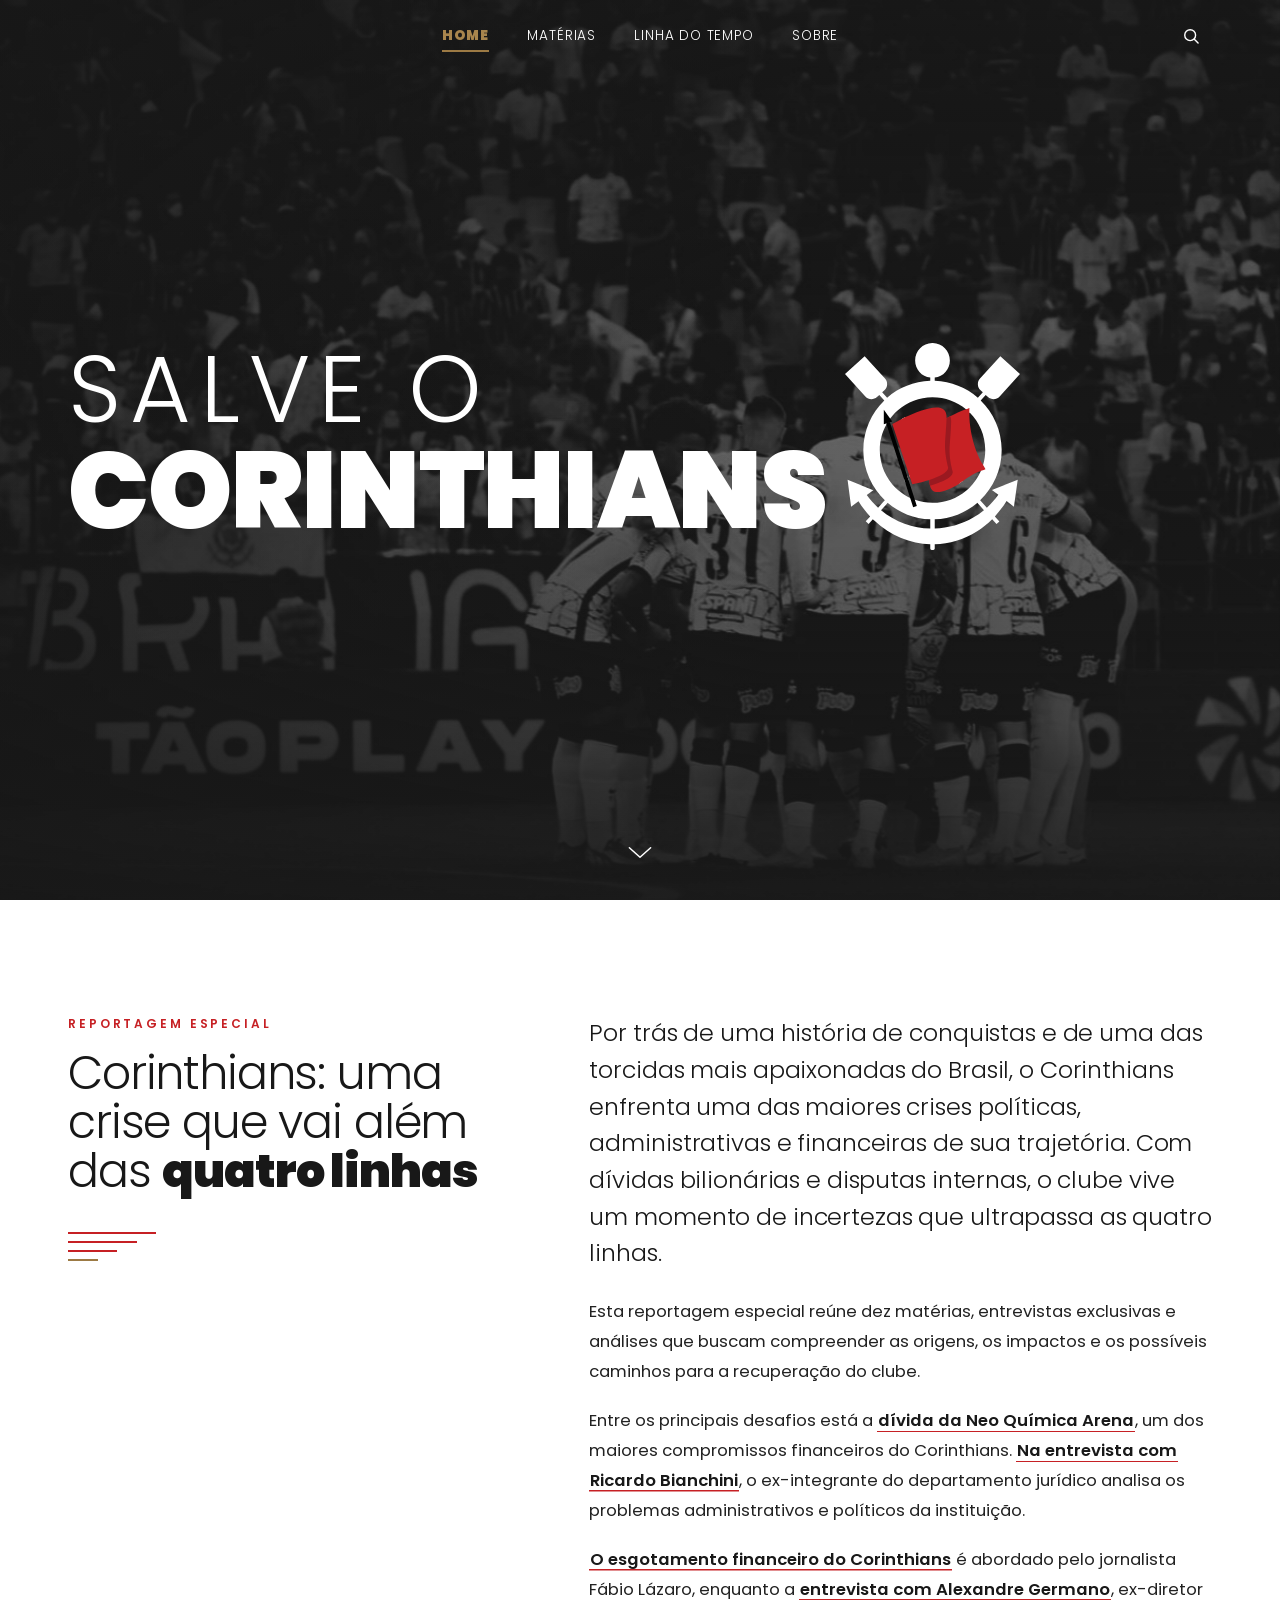
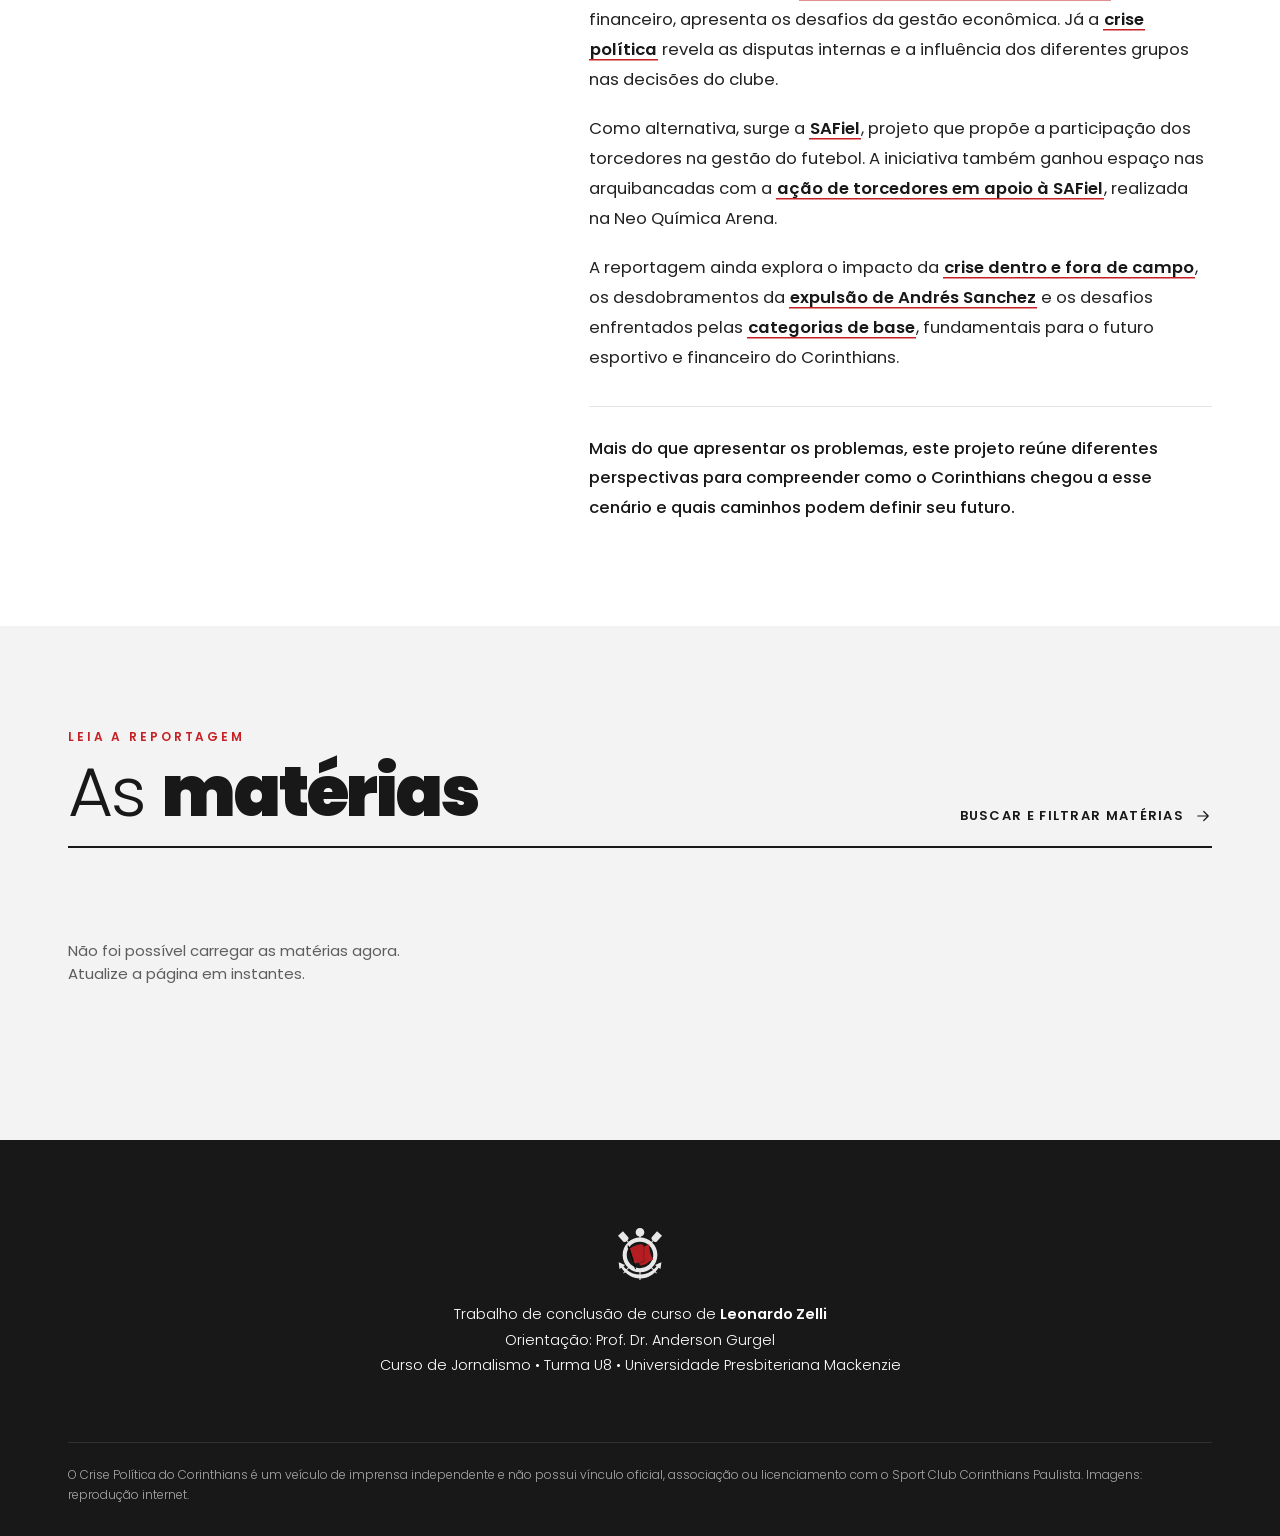
<file: index.html>
<!DOCTYPE html>
<html lang="pt-BR">
<head>
<meta charset="utf-8">
<meta name="viewport" content="width=device-width, initial-scale=1">
<title>Crise Política do Corinthians · Bastidores, finanças e o futuro do clube</title>
<meta name="description" content="Portal jornalístico independente sobre a crise política, administrativa e financeira do Corinthians. TCC de Leonardo Zelli, Jornalismo Mackenzie.">
<meta name="theme-color" content="#181818">
<meta property="og:type" content="website">
<meta property="og:site_name" content="Crise Política do Corinthians">
<meta property="og:title" content="Crise Política do Corinthians">
<meta property="og:description" content="Bastidores, finanças e o futuro do clube.">
<meta property="og:image" content="https://crisecorinthians.github.io/assets/img/og.jpg">
<meta name="twitter:card" content="summary_large_image">
<link rel="icon" href="assets/img/favicon.png">
<link rel="apple-touch-icon" href="assets/img/apple-touch-icon.png">
<link rel="preconnect" href="https://fonts.googleapis.com">
<link rel="preconnect" href="https://fonts.gstatic.com" crossorigin>
<link href="https://fonts.googleapis.com/css2?family=Poppins:ital,wght@0,300;0,400;0,500;0,600;0,700;0,900;1,300&display=swap" rel="stylesheet">
<link rel="stylesheet" href="assets/css/style.css">
<script>document.documentElement.className += ' js';</script>
<script src="assets/js/blogger.js" defer></script>
<script src="assets/js/app.js" defer></script>
</head>
<body class="home" data-page="home">

<header class="nav">
  <div class="wrap nav-in">
    <a class="nav-logo" href="index.html" aria-label="Salve o Corinthians, início"><img src="assets/img/simbolo.svg" alt=""><span>Salve o<b>Corinthians</b></span></a>
    <nav class="nav-links" aria-label="Principal">
      <a href="index.html" aria-current="page">Home</a>
      <a href="materias.html">Matérias</a>
      <a href="linha-do-tempo.html">Linha do tempo</a>
      <a href="sobre.html">Sobre</a>
    </nav>
    <div class="nav-acoes">
      <a class="icone-btn" href="materias.html#busca" aria-label="Buscar matérias"><svg viewBox="0 0 24 24" fill="none" stroke="currentColor" stroke-width="1.7" stroke-linecap="round"><circle cx="11" cy="11" r="6.5"/><path d="M16 16l4.5 4.5"/></svg></a>
      <button class="icone-btn menu-btn" aria-label="Menu" aria-expanded="false"><svg viewBox="0 0 24 24" fill="none" stroke="currentColor" stroke-width="1.6" stroke-linecap="round"><path d="M4 8h16M4 16h16"/></svg></button>
    </div>
  </div>
</header>
<nav class="menu-mobile" aria-label="Menu">
  <a href="index.html" aria-current="page">Home</a>
  <a href="materias.html">Matérias</a>
  <a href="linha-do-tempo.html">Linha do tempo</a>
  <a href="sobre.html">Sobre</a>
</nav>

<main>
  <section class="hero">
    <div class="hero-bg"><img src="assets/img/hero.jpg" alt="" fetchpriority="high"></div>
    <div class="wrap hero-in">
      <h1 class="marca">
        <span class="marca-txt">
          <span class="marca-l marca-l1"><span>Salve o</span></span>
          <span class="marca-l marca-l2"><span>Corinthians</span></span>
        </span>
        <img class="marca-simbolo" src="assets/img/simbolo.svg" alt="">
      </h1>
    </div>
    <a class="hero-seta" href="#apresentacao" aria-label="Ir para a apresentação"><svg viewBox="0 0 32 32" fill="none" stroke="currentColor" stroke-width="1.4" stroke-linecap="round" stroke-linejoin="round"><path d="M6 12l10 9 10-9"/></svg></a>
  </section>

  <section class="apresentacao" id="apresentacao">
    <div class="wrap apresentacao-grid">
      <header class="apresentacao-titulo">
        <p class="eyebrow eyebrow-escuro" data-reveal>Reportagem especial</p>
        <h2 data-reveal style="--d:.08s">Corinthians: uma crise que vai além das <b>quatro linhas</b></h2>
        <span class="quatro-linhas" aria-hidden="true"><i></i><i></i><i></i><i></i></span>
      </header>
      <div class="apresentacao-texto">
        <p class="abertura" data-reveal>Por trás de uma história de conquistas e de uma das torcidas mais apaixonadas do Brasil, o Corinthians enfrenta uma das maiores crises políticas, administrativas e financeiras de sua trajetória. Com dívidas bilionárias e disputas internas, o clube vive um momento de incertezas que ultrapassa as quatro linhas.</p>
        <p data-reveal>Esta reportagem especial reúne dez matérias, entrevistas exclusivas e análises que buscam compreender as origens, os impactos e os possíveis caminhos para a recuperação do clube.</p>
        <p data-reveal>Entre os principais desafios está a <a href="materia.html?p=divida-da-neo-quimica-arena-da">dívida da Neo Química Arena</a>, um dos maiores compromissos financeiros do Corinthians. <a href="materia.html?p=ex-superintendente-juridico-do">Na entrevista com Ricardo Bianchini</a>, o ex-integrante do departamento jurídico analisa os problemas administrativos e políticos da instituição.</p>
        <p data-reveal><a href="materia.html?p=corinthians-enfrenta-esgotamento">O esgotamento financeiro do Corinthians</a> é abordado pelo jornalista Fábio Lázaro, enquanto a <a href="materia.html?p=entrevista-exclusiva-com-alexandre">entrevista com Alexandre Germano</a>, ex-diretor financeiro, apresenta os desafios da gestão econômica. Já a <a href="materia.html?p=crise-politica-no-corinthians-disputas">crise política</a> revela as disputas internas e a influência dos diferentes grupos nas decisões do clube.</p>
        <p data-reveal>Como alternativa, surge a <a href="materia.html?p=safiel-projeto-propoe-entregar-o">SAFiel</a>, projeto que propõe a participação dos torcedores na gestão do futebol. A iniciativa também ganhou espaço nas arquibancadas com a <a href="materia.html?p=torcedores-levam-bandeirao-da-safiel">ação de torcedores em apoio à SAFiel</a>, realizada na Neo Química Arena.</p>
        <p data-reveal>A reportagem ainda explora o impacto da <a href="materia.html?p=crise-politica-e-financeira-do">crise dentro e fora de campo</a>, os desdobramentos da <a href="materia.html?p=expulsao-de-andres-sanchez-expoe-crise">expulsão de Andrés Sanchez</a> e os desafios enfrentados pelas <a href="materia.html?p=entre-denuncias-e-dificuldades_0287786237">categorias de base</a>, fundamentais para o futuro esportivo e financeiro do Corinthians.</p>
        <p class="fecho" data-reveal>Mais do que apresentar os problemas, este projeto reúne diferentes perspectivas para compreender como o Corinthians chegou a esse cenário e quais caminhos podem definir seu futuro.</p>
      </div>
    </div>
  </section>

  <section class="home-materias" id="materias">
    <div class="wrap">
      <div class="home-materias-topo">
        <div>
          <p class="eyebrow eyebrow-escuro" data-reveal>Leia a reportagem</p>
          <h2 class="home-materias-titulo" data-reveal style="--d:.08s">As <b>matérias</b></h2>
        </div>
        <a class="ver-todas" href="materias.html" data-reveal style="--d:.16s">Buscar e filtrar matérias <svg viewBox="0 0 24 24" fill="none" stroke="currentColor" stroke-width="1.6" stroke-linecap="round" stroke-linejoin="round"><path d="M5 12h14M13 6l6 6-6 6"/></svg></a>
      </div>
      <div class="grade" id="grade-home"></div>
    </div>
  </section>
</main>

<footer class="rodape">
  <div class="wrap">
    <img class="rodape-simbolo" src="assets/img/simbolo.svg" alt="">
    <p class="rodape-tcc">Trabalho de conclusão de curso de <b>Leonardo Zelli</b><br>Orientação: Prof. Dr. Anderson Gurgel<br><span class="nw">Curso de Jornalismo • Turma U8</span> • <span class="nw">Universidade Presbiteriana Mackenzie</span></p>
    <p class="rodape-aviso">O Crise Política do Corinthians é um veículo de imprensa independente e não possui vínculo oficial, associação ou licenciamento com o Sport Club Corinthians Paulista. Imagens: reprodução internet.</p>
  </div>
</footer>

</body>
</html>
</file>
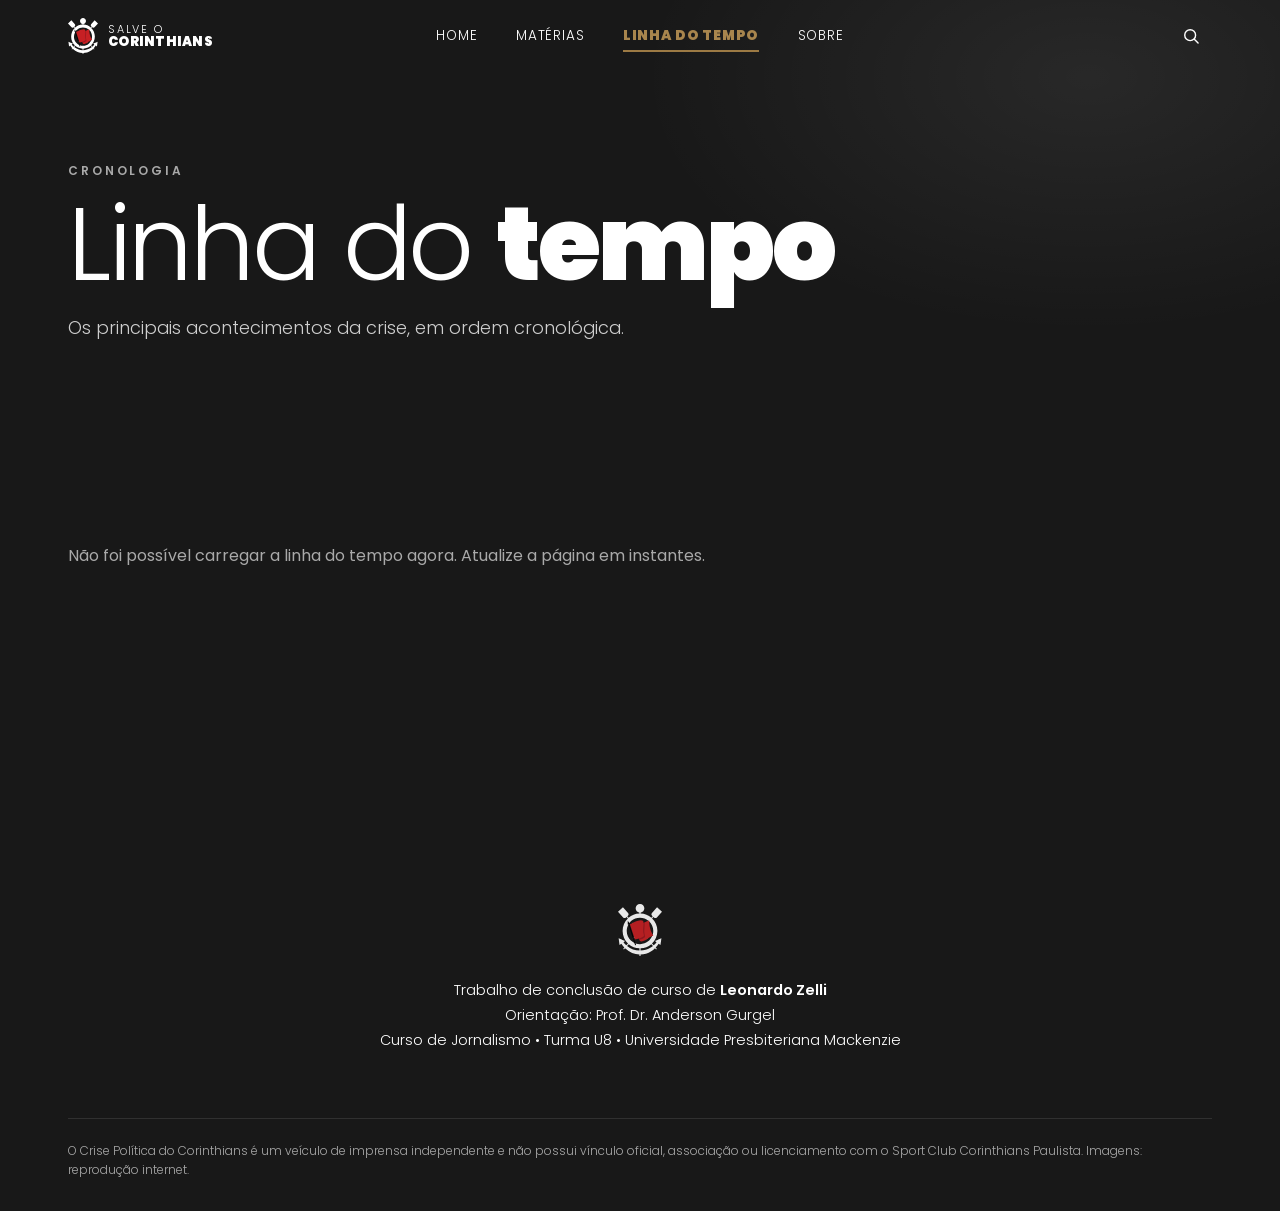
<file: linha-do-tempo.html>
<!DOCTYPE html>
<html lang="pt-BR">
<head>
<meta charset="utf-8">
<meta name="viewport" content="width=device-width, initial-scale=1">
<title>Linha do tempo · Crise Política do Corinthians</title>
<meta name="description" content="Os principais acontecimentos da crise do Corinthians, em ordem cronológica.">
<meta name="theme-color" content="#181818">
<meta property="og:type" content="website">
<meta property="og:site_name" content="Crise Política do Corinthians">
<meta property="og:title" content="Linha do tempo · Crise Política do Corinthians">
<meta property="og:description" content="Os principais acontecimentos da crise do Corinthians, em ordem cronológica.">
<meta property="og:image" content="https://crisecorinthians.github.io/assets/img/og.jpg">
<meta name="twitter:card" content="summary_large_image">
<link rel="icon" href="assets/img/favicon.png">
<link rel="apple-touch-icon" href="assets/img/apple-touch-icon.png">
<link rel="preconnect" href="https://fonts.googleapis.com">
<link rel="preconnect" href="https://fonts.gstatic.com" crossorigin>
<link href="https://fonts.googleapis.com/css2?family=Poppins:ital,wght@0,300;0,400;0,500;0,600;0,700;0,900;1,300&display=swap" rel="stylesheet">
<link rel="stylesheet" href="assets/css/style.css">
<script>document.documentElement.className += ' js';</script>
<script src="assets/js/blogger.js" defer></script>
<script src="assets/js/app.js" defer></script>
</head>
<body data-page="linha">

<header class="nav">
  <div class="wrap nav-in">
    <a class="nav-logo" href="index.html" aria-label="Salve o Corinthians, início"><img src="assets/img/simbolo.svg" alt=""><span>Salve o<b>Corinthians</b></span></a>
    <nav class="nav-links" aria-label="Principal">
      <a href="index.html">Home</a>
      <a href="materias.html">Matérias</a>
      <a href="linha-do-tempo.html" aria-current="page">Linha do tempo</a>
      <a href="sobre.html">Sobre</a>
    </nav>
    <div class="nav-acoes">
      <a class="icone-btn" href="materias.html#busca" aria-label="Buscar matérias"><svg viewBox="0 0 24 24" fill="none" stroke="currentColor" stroke-width="1.7" stroke-linecap="round"><circle cx="11" cy="11" r="6.5"/><path d="M16 16l4.5 4.5"/></svg></a>
      <button class="icone-btn menu-btn" aria-label="Menu" aria-expanded="false"><svg viewBox="0 0 24 24" fill="none" stroke="currentColor" stroke-width="1.6" stroke-linecap="round"><path d="M4 8h16M4 16h16"/></svg></button>
    </div>
  </div>
</header>
<nav class="menu-mobile" aria-label="Menu">
  <a href="index.html">Home</a>
  <a href="materias.html">Matérias</a>
  <a href="linha-do-tempo.html" aria-current="page">Linha do tempo</a>
  <a href="sobre.html">Sobre</a>
</nav>

<main class="tl-pagina">
  <section class="topo-pg">
    <div class="wrap">
      <p class="eyebrow" data-reveal>Cronologia</p>
      <h1 class="titulo-pg" data-reveal style="--d:.08s">Linha do <b>tempo</b></h1>
      <p class="intro" data-reveal style="--d:.16s">Os principais acontecimentos da crise, em ordem cronológica.</p>
    </div>
  </section>
  <section class="tl">
    <div class="wrap">
      <div class="tl-intro" id="tl-intro"></div>
      <div class="tl-lista" id="tl"><p class="tl-vazio">Carregando…</p></div>
    </div>
  </section>
</main>

<footer class="rodape">
  <div class="wrap">
    <img class="rodape-simbolo" src="assets/img/simbolo.svg" alt="">
    <p class="rodape-tcc">Trabalho de conclusão de curso de <b>Leonardo Zelli</b><br>Orientação: Prof. Dr. Anderson Gurgel<br><span class="nw">Curso de Jornalismo • Turma U8</span> • <span class="nw">Universidade Presbiteriana Mackenzie</span></p>
    <p class="rodape-aviso">O Crise Política do Corinthians é um veículo de imprensa independente e não possui vínculo oficial, associação ou licenciamento com o Sport Club Corinthians Paulista. Imagens: reprodução internet.</p>
  </div>
</footer>

</body>
</html>
</file>
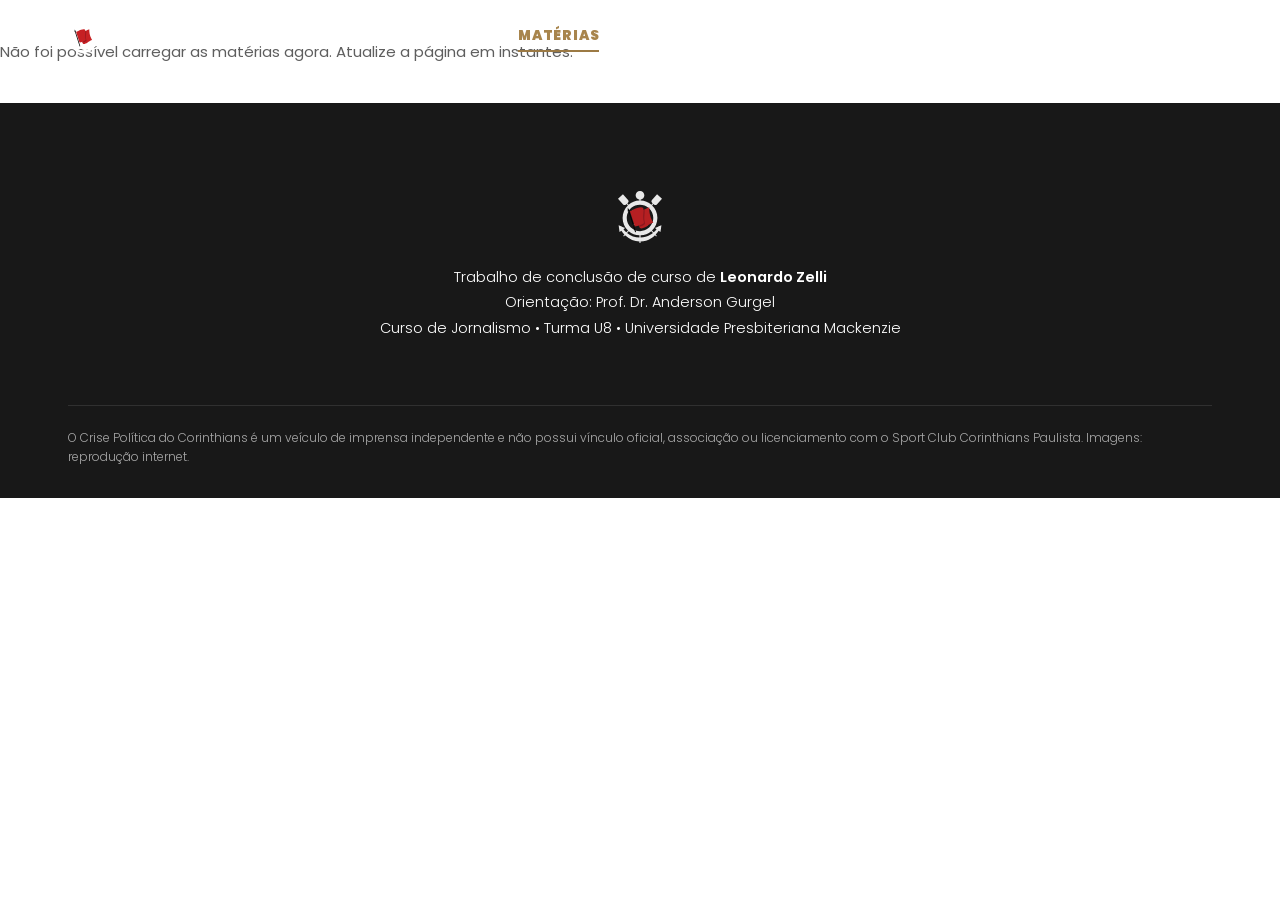
<file: materia.html>
<!DOCTYPE html>
<html lang="pt-BR">
<head>
<meta charset="utf-8">
<meta name="viewport" content="width=device-width, initial-scale=1">
<title>Matéria · Crise Política do Corinthians</title>
<meta name="description" content="Reportagem do portal Crise Política do Corinthians.">
<meta name="theme-color" content="#181818">
<meta property="og:type" content="website">
<meta property="og:site_name" content="Crise Política do Corinthians">
<meta property="og:title" content="Matéria · Crise Política do Corinthians">
<meta property="og:description" content="Reportagem do portal Crise Política do Corinthians.">
<meta property="og:image" content="https://crisecorinthians.github.io/assets/img/og.jpg">
<meta name="twitter:card" content="summary_large_image">
<link rel="icon" href="assets/img/favicon.png">
<link rel="apple-touch-icon" href="assets/img/apple-touch-icon.png">
<link rel="preconnect" href="https://fonts.googleapis.com">
<link rel="preconnect" href="https://fonts.gstatic.com" crossorigin>
<link href="https://fonts.googleapis.com/css2?family=Poppins:ital,wght@0,300;0,400;0,500;0,600;0,700;0,900;1,300&display=swap" rel="stylesheet">
<link rel="stylesheet" href="assets/css/style.css">
<script>document.documentElement.className += ' js';</script>
<script src="assets/js/blogger.js" defer></script>
<script src="assets/js/app.js" defer></script>
</head>
<body data-page="materia">

<header class="nav">
  <div class="wrap nav-in">
    <a class="nav-logo" href="index.html" aria-label="Salve o Corinthians, início"><img src="assets/img/simbolo.svg" alt=""><span>Salve o<b>Corinthians</b></span></a>
    <nav class="nav-links" aria-label="Principal">
      <a href="index.html">Home</a>
      <a href="materias.html" aria-current="page">Matérias</a>
      <a href="linha-do-tempo.html">Linha do tempo</a>
      <a href="sobre.html">Sobre</a>
    </nav>
    <div class="nav-acoes">
      <a class="icone-btn" href="materias.html#busca" aria-label="Buscar matérias"><svg viewBox="0 0 24 24" fill="none" stroke="currentColor" stroke-width="1.7" stroke-linecap="round"><circle cx="11" cy="11" r="6.5"/><path d="M16 16l4.5 4.5"/></svg></a>
      <button class="icone-btn menu-btn" aria-label="Menu" aria-expanded="false"><svg viewBox="0 0 24 24" fill="none" stroke="currentColor" stroke-width="1.6" stroke-linecap="round"><path d="M4 8h16M4 16h16"/></svg></button>
    </div>
  </div>
</header>
<nav class="menu-mobile" aria-label="Menu">
  <a href="index.html">Home</a>
  <a href="materias.html" aria-current="page">Matérias</a>
  <a href="linha-do-tempo.html">Linha do tempo</a>
  <a href="sobre.html">Sobre</a>
</nav>

<div class="progresso" aria-hidden="true"></div>
<main id="materia">
  <section class="materia-topo">
    <div class="wrap"><p class="eyebrow">Carregando matéria…</p></div>
  </section>
</main>
<section class="relacionadas" id="relacionadas" hidden>
  <div class="wrap">
    <h2 data-reveal>Leia <b>também</b></h2>
    <div class="grade"></div>
  </div>
</section>

<footer class="rodape">
  <div class="wrap">
    <img class="rodape-simbolo" src="assets/img/simbolo.svg" alt="">
    <p class="rodape-tcc">Trabalho de conclusão de curso de <b>Leonardo Zelli</b><br>Orientação: Prof. Dr. Anderson Gurgel<br><span class="nw">Curso de Jornalismo • Turma U8</span> • <span class="nw">Universidade Presbiteriana Mackenzie</span></p>
    <p class="rodape-aviso">O Crise Política do Corinthians é um veículo de imprensa independente e não possui vínculo oficial, associação ou licenciamento com o Sport Club Corinthians Paulista. Imagens: reprodução internet.</p>
  </div>
</footer>

</body>
</html>
</file>
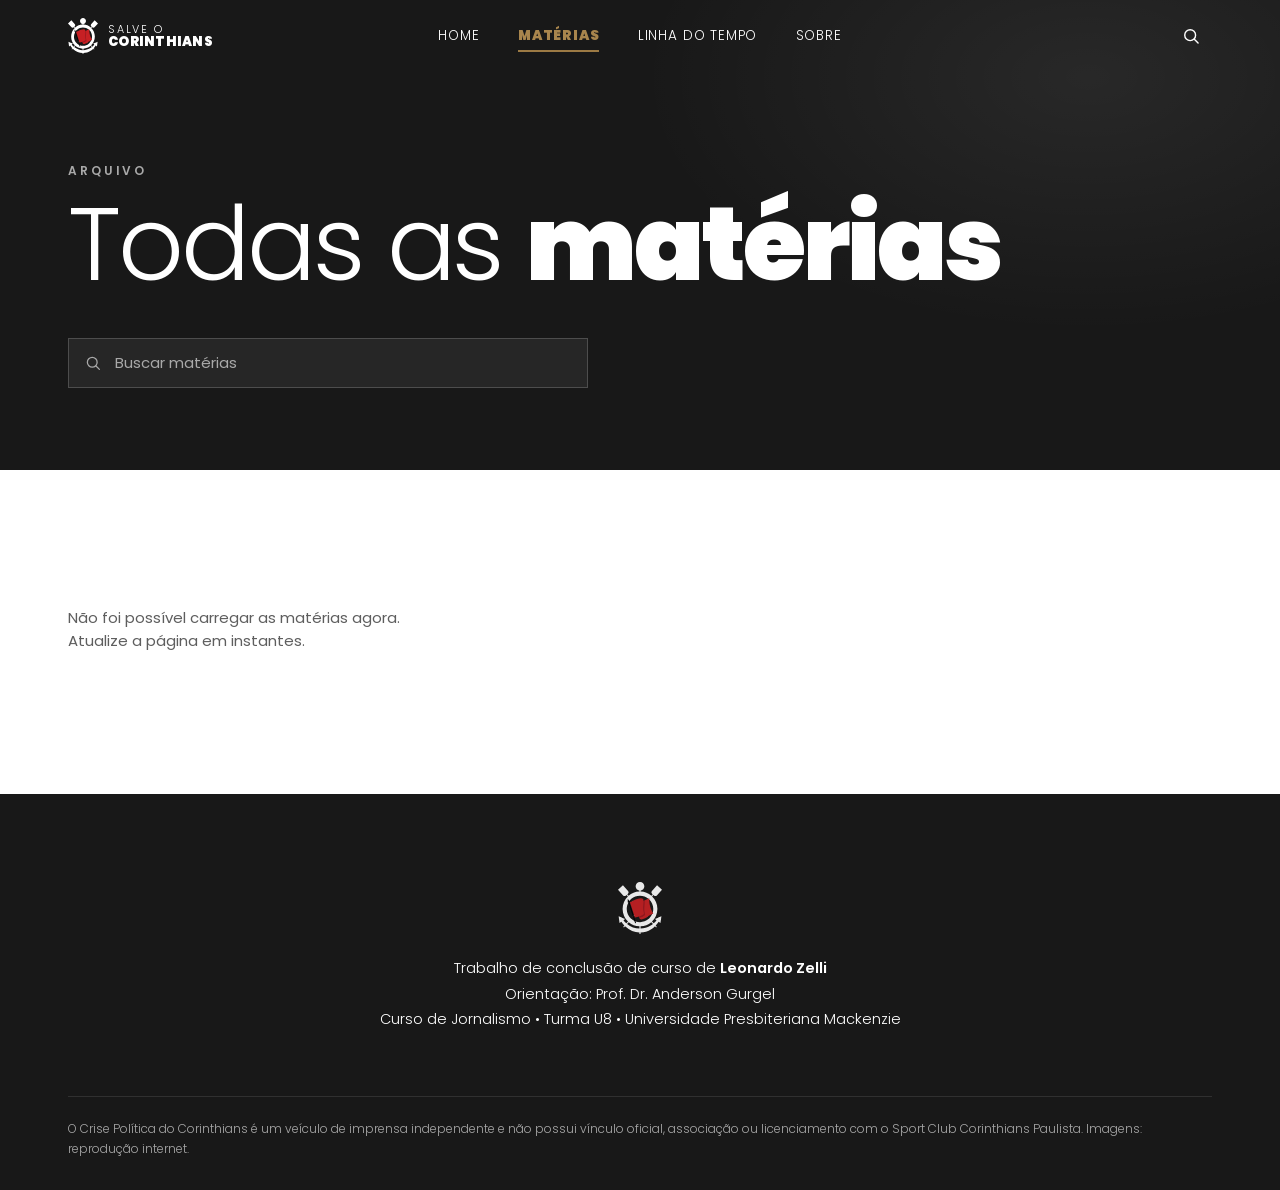
<file: materias.html>
<!DOCTYPE html>
<html lang="pt-BR">
<head>
<meta charset="utf-8">
<meta name="viewport" content="width=device-width, initial-scale=1">
<title>Matérias · Crise Política do Corinthians</title>
<meta name="description" content="Todas as matérias do portal Crise Política do Corinthians, com busca e filtro por editoria.">
<meta name="theme-color" content="#181818">
<meta property="og:type" content="website">
<meta property="og:site_name" content="Crise Política do Corinthians">
<meta property="og:title" content="Matérias · Crise Política do Corinthians">
<meta property="og:description" content="Todas as matérias do portal Crise Política do Corinthians, com busca e filtro por editoria.">
<meta property="og:image" content="https://crisecorinthians.github.io/assets/img/og.jpg">
<meta name="twitter:card" content="summary_large_image">
<link rel="icon" href="assets/img/favicon.png">
<link rel="apple-touch-icon" href="assets/img/apple-touch-icon.png">
<link rel="preconnect" href="https://fonts.googleapis.com">
<link rel="preconnect" href="https://fonts.gstatic.com" crossorigin>
<link href="https://fonts.googleapis.com/css2?family=Poppins:ital,wght@0,300;0,400;0,500;0,600;0,700;0,900;1,300&display=swap" rel="stylesheet">
<link rel="stylesheet" href="assets/css/style.css">
<script>document.documentElement.className += ' js';</script>
<script src="assets/js/blogger.js" defer></script>
<script src="assets/js/app.js" defer></script>
</head>
<body data-page="materias">

<header class="nav">
  <div class="wrap nav-in">
    <a class="nav-logo" href="index.html" aria-label="Salve o Corinthians, início"><img src="assets/img/simbolo.svg" alt=""><span>Salve o<b>Corinthians</b></span></a>
    <nav class="nav-links" aria-label="Principal">
      <a href="index.html">Home</a>
      <a href="materias.html" aria-current="page">Matérias</a>
      <a href="linha-do-tempo.html">Linha do tempo</a>
      <a href="sobre.html">Sobre</a>
    </nav>
    <div class="nav-acoes">
      <a class="icone-btn" href="materias.html#busca" aria-label="Buscar matérias"><svg viewBox="0 0 24 24" fill="none" stroke="currentColor" stroke-width="1.7" stroke-linecap="round"><circle cx="11" cy="11" r="6.5"/><path d="M16 16l4.5 4.5"/></svg></a>
      <button class="icone-btn menu-btn" aria-label="Menu" aria-expanded="false"><svg viewBox="0 0 24 24" fill="none" stroke="currentColor" stroke-width="1.6" stroke-linecap="round"><path d="M4 8h16M4 16h16"/></svg></button>
    </div>
  </div>
</header>
<nav class="menu-mobile" aria-label="Menu">
  <a href="index.html">Home</a>
  <a href="materias.html" aria-current="page">Matérias</a>
  <a href="linha-do-tempo.html">Linha do tempo</a>
  <a href="sobre.html">Sobre</a>
</nav>

<main>
  <section class="topo-pg">
    <div class="wrap">
      <p class="eyebrow" data-reveal>Arquivo</p>
      <h1 class="titulo-pg" data-reveal style="--d:.08s">Todas as <b>matérias</b></h1>
      <div class="ferramentas" data-reveal style="--d:.16s">
        <label class="busca">
          <span class="sr-only">Buscar matérias</span>
          <svg viewBox="0 0 24 24" fill="none" stroke="currentColor" stroke-width="1.7" stroke-linecap="round"><circle cx="11" cy="11" r="6.5"/><path d="M16 16l4.5 4.5"/></svg>
          <input id="busca" type="search" placeholder="Buscar matérias" autocomplete="off">
        </label>
        <div class="filtros" id="filtros" role="group" aria-label="Filtrar por editoria"></div>
      </div>
    </div>
  </section>
  <section class="lista">
    <div class="wrap">
      <p class="resumo-lista" id="resumo" aria-live="polite"></p>
      <div class="grade" id="grade"></div>
    </div>
  </section>
</main>

<footer class="rodape">
  <div class="wrap">
    <img class="rodape-simbolo" src="assets/img/simbolo.svg" alt="">
    <p class="rodape-tcc">Trabalho de conclusão de curso de <b>Leonardo Zelli</b><br>Orientação: Prof. Dr. Anderson Gurgel<br><span class="nw">Curso de Jornalismo • Turma U8</span> • <span class="nw">Universidade Presbiteriana Mackenzie</span></p>
    <p class="rodape-aviso">O Crise Política do Corinthians é um veículo de imprensa independente e não possui vínculo oficial, associação ou licenciamento com o Sport Club Corinthians Paulista. Imagens: reprodução internet.</p>
  </div>
</footer>

</body>
</html>
</file>
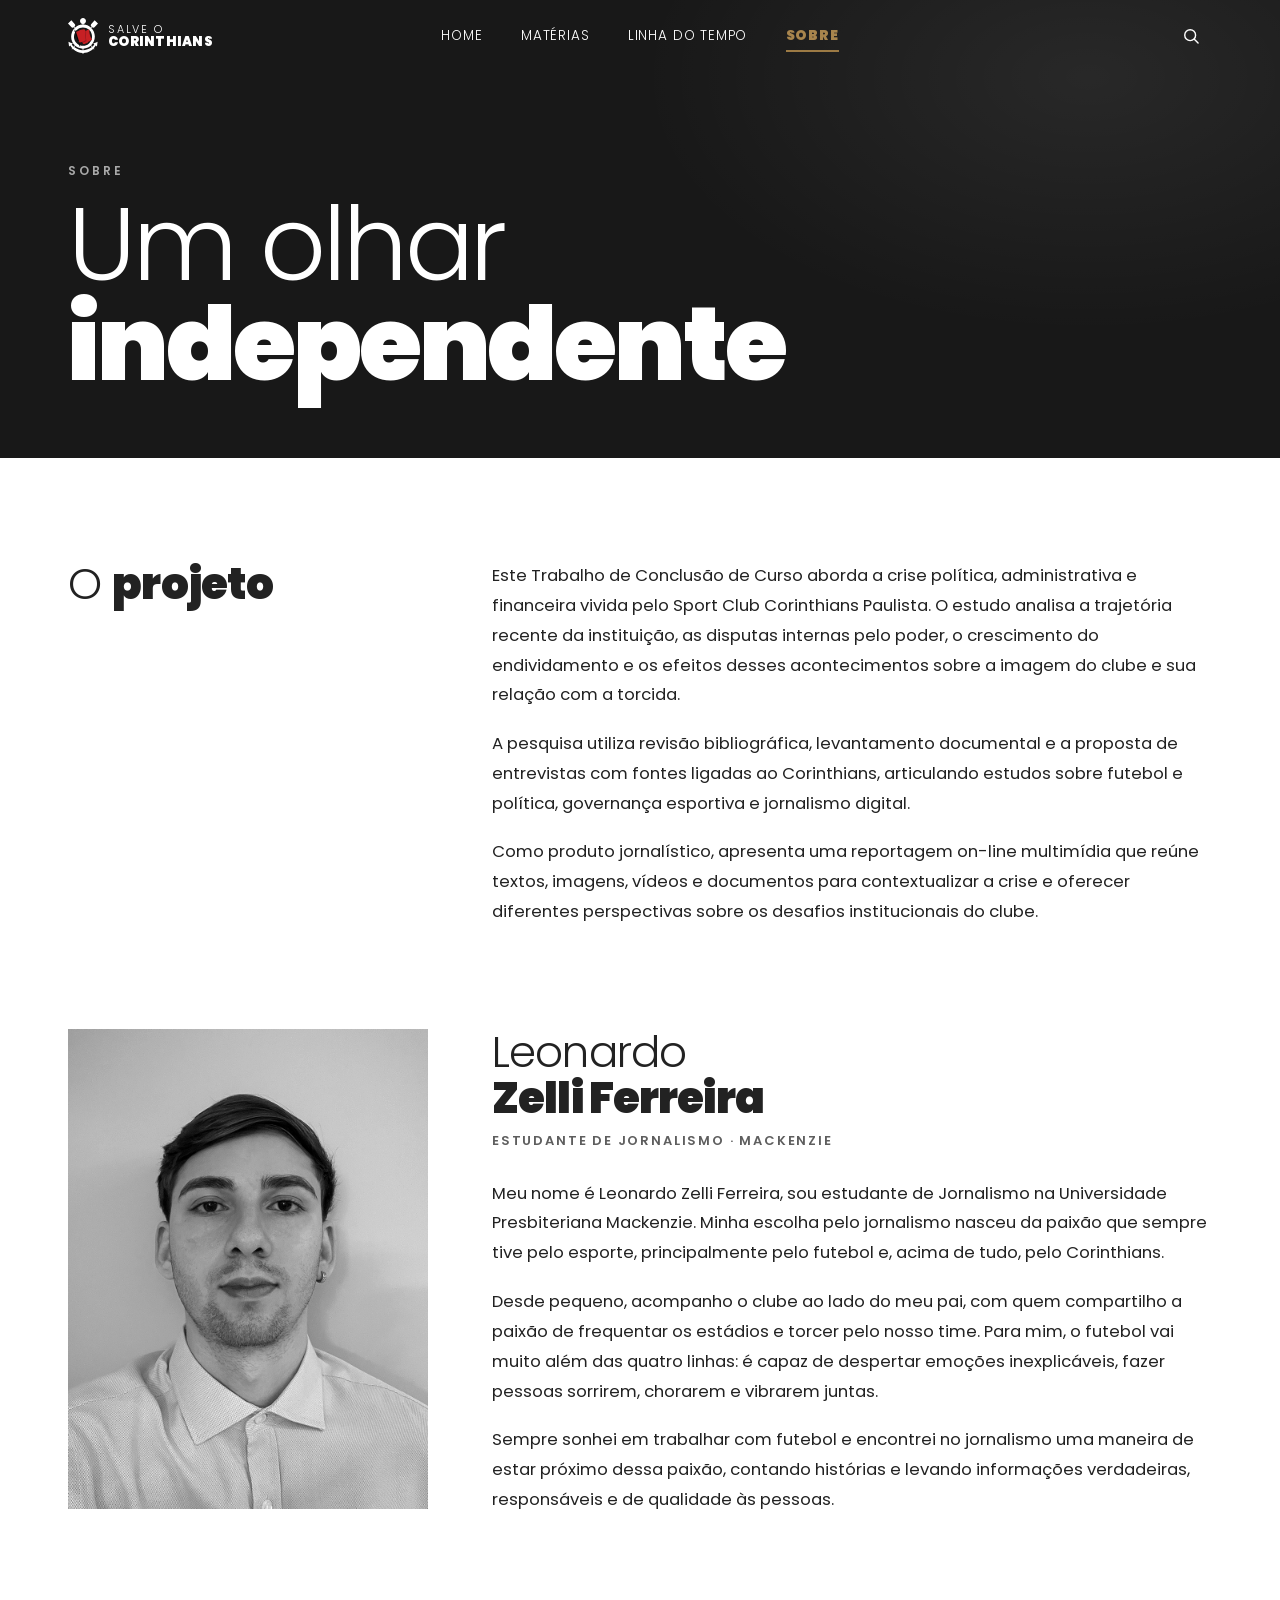
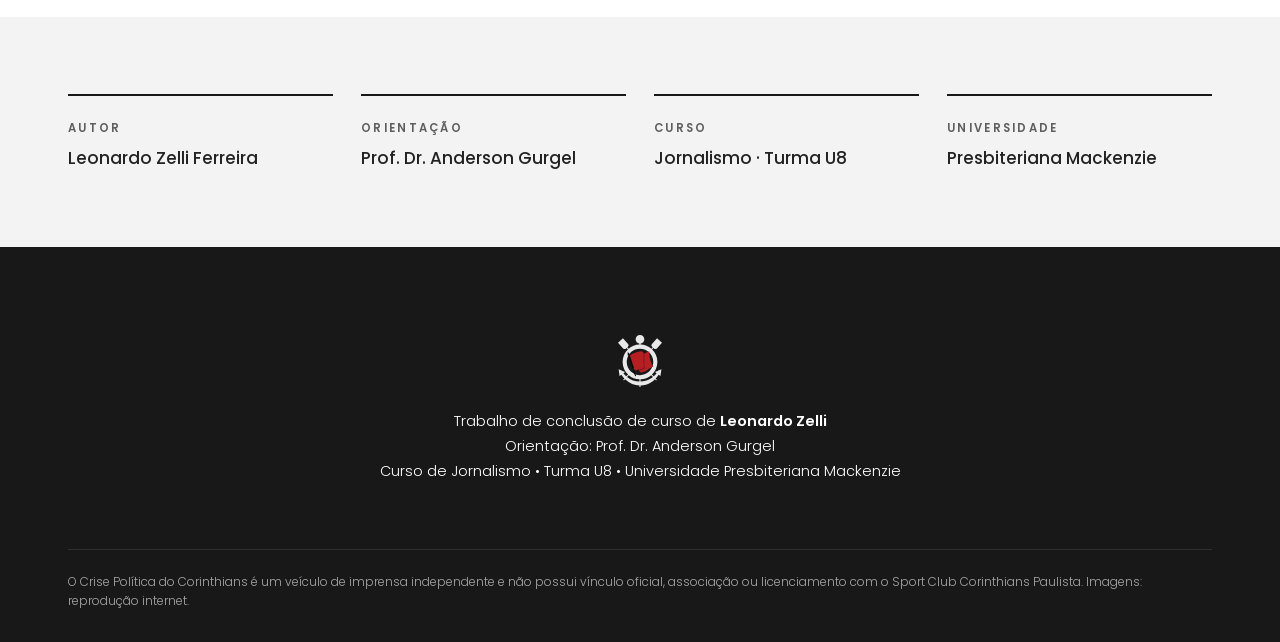
<file: sobre.html>
<!DOCTYPE html>
<html lang="pt-BR">
<head>
<meta charset="utf-8">
<meta name="viewport" content="width=device-width, initial-scale=1">
<title>Sobre · Crise Política do Corinthians</title>
<meta name="description" content="Sobre o projeto Crise Política do Corinthians e seu autor, Leonardo Zelli. TCC de Jornalismo, Universidade Presbiteriana Mackenzie.">
<meta name="theme-color" content="#181818">
<meta property="og:type" content="website">
<meta property="og:site_name" content="Crise Política do Corinthians">
<meta property="og:title" content="Sobre · Crise Política do Corinthians">
<meta property="og:description" content="Sobre o projeto Crise Política do Corinthians e seu autor, Leonardo Zelli. TCC de Jornalismo, Universidade Presbiteriana Mackenzie.">
<meta property="og:image" content="https://crisecorinthians.github.io/assets/img/og.jpg">
<meta name="twitter:card" content="summary_large_image">
<link rel="icon" href="assets/img/favicon.png">
<link rel="apple-touch-icon" href="assets/img/apple-touch-icon.png">
<link rel="preconnect" href="https://fonts.googleapis.com">
<link rel="preconnect" href="https://fonts.gstatic.com" crossorigin>
<link href="https://fonts.googleapis.com/css2?family=Poppins:ital,wght@0,300;0,400;0,500;0,600;0,700;0,900;1,300&display=swap" rel="stylesheet">
<link rel="stylesheet" href="assets/css/style.css">
<script>document.documentElement.className += ' js';</script>
<script src="assets/js/blogger.js" defer></script>
<script src="assets/js/app.js" defer></script>
</head>
<body data-page="sobre">

<header class="nav">
  <div class="wrap nav-in">
    <a class="nav-logo" href="index.html" aria-label="Salve o Corinthians, início"><img src="assets/img/simbolo.svg" alt=""><span>Salve o<b>Corinthians</b></span></a>
    <nav class="nav-links" aria-label="Principal">
      <a href="index.html">Home</a>
      <a href="materias.html">Matérias</a>
      <a href="linha-do-tempo.html">Linha do tempo</a>
      <a href="sobre.html" aria-current="page">Sobre</a>
    </nav>
    <div class="nav-acoes">
      <a class="icone-btn" href="materias.html#busca" aria-label="Buscar matérias"><svg viewBox="0 0 24 24" fill="none" stroke="currentColor" stroke-width="1.7" stroke-linecap="round"><circle cx="11" cy="11" r="6.5"/><path d="M16 16l4.5 4.5"/></svg></a>
      <button class="icone-btn menu-btn" aria-label="Menu" aria-expanded="false"><svg viewBox="0 0 24 24" fill="none" stroke="currentColor" stroke-width="1.6" stroke-linecap="round"><path d="M4 8h16M4 16h16"/></svg></button>
    </div>
  </div>
</header>
<nav class="menu-mobile" aria-label="Menu">
  <a href="index.html">Home</a>
  <a href="materias.html">Matérias</a>
  <a href="linha-do-tempo.html">Linha do tempo</a>
  <a href="sobre.html" aria-current="page">Sobre</a>
</nav>

<main>
  <section class="topo-pg">
    <div class="wrap">
      <p class="eyebrow" data-reveal>Sobre</p>
      <h1 class="titulo-pg" data-reveal style="--d:.08s">Um olhar <b>independente</b></h1>
    </div>
  </section>

  <section class="sobre-bloco">
    <div class="wrap dois">
      <h2 data-reveal>O <b>projeto</b></h2>
      <div class="texto-longo">
        <p data-reveal>Este Trabalho de Conclusão de Curso aborda a crise política, administrativa e financeira vivida pelo Sport Club Corinthians Paulista. O estudo analisa a trajetória recente da instituição, as disputas internas pelo poder, o crescimento do endividamento e os efeitos desses acontecimentos sobre a imagem do clube e sua relação com a torcida.</p>
        <p data-reveal>A pesquisa utiliza revisão bibliográfica, levantamento documental e a proposta de entrevistas com fontes ligadas ao Corinthians, articulando estudos sobre futebol e política, governança esportiva e jornalismo digital.</p>
        <p data-reveal>Como produto jornalístico, apresenta uma reportagem on-line multimídia que reúne textos, imagens, vídeos e documentos para contextualizar a crise e oferecer diferentes perspectivas sobre os desafios institucionais do clube.</p>
      </div>
    </div>
  </section>

  <section class="sobre-bloco">
    <div class="wrap autor">
      <div class="autor-foto" data-reveal><img src="assets/img/leonardo.jpg" alt="Retrato de Leonardo Zelli Ferreira" loading="lazy"></div>
      <div>
        <h2 class="autor-nome" data-reveal>Leonardo <b>Zelli Ferreira</b></h2>
        <p class="autor-cargo" data-reveal style="--d:.08s">Estudante de Jornalismo · Mackenzie</p>
        <div class="texto-longo">
          <p data-reveal>Meu nome é Leonardo Zelli Ferreira, sou estudante de Jornalismo na Universidade Presbiteriana Mackenzie. Minha escolha pelo jornalismo nasceu da paixão que sempre tive pelo esporte, principalmente pelo futebol e, acima de tudo, pelo Corinthians.</p>
          <p data-reveal>Desde pequeno, acompanho o clube ao lado do meu pai, com quem compartilho a paixão de frequentar os estádios e torcer pelo nosso time. Para mim, o futebol vai muito além das quatro linhas: é capaz de despertar emoções inexplicáveis, fazer pessoas sorrirem, chorarem e vibrarem juntas.</p>
          <p data-reveal>Sempre sonhei em trabalhar com futebol e encontrei no jornalismo uma maneira de estar próximo dessa paixão, contando histórias e levando informações verdadeiras, responsáveis e de qualidade às pessoas.</p>
        </div>
      </div>
    </div>
  </section>

  <section class="creditos">
    <div class="wrap creditos-grade">
      <div class="credito" data-reveal><span>Autor</span><p>Leonardo Zelli Ferreira</p></div>
      <div class="credito" data-reveal style="--d:.08s"><span>Orientação</span><p>Prof. Dr. Anderson Gurgel</p></div>
      <div class="credito" data-reveal style="--d:.16s"><span>Curso</span><p>Jornalismo · Turma U8</p></div>
      <div class="credito" data-reveal style="--d:.24s"><span>Universidade</span><p>Presbiteriana Mackenzie</p></div>
    </div>
  </section>
</main>

<footer class="rodape">
  <div class="wrap">
    <img class="rodape-simbolo" src="assets/img/simbolo.svg" alt="">
    <p class="rodape-tcc">Trabalho de conclusão de curso de <b>Leonardo Zelli</b><br>Orientação: Prof. Dr. Anderson Gurgel<br><span class="nw">Curso de Jornalismo • Turma U8</span> • <span class="nw">Universidade Presbiteriana Mackenzie</span></p>
    <p class="rodape-aviso">O Crise Política do Corinthians é um veículo de imprensa independente e não possui vínculo oficial, associação ou licenciamento com o Sport Club Corinthians Paulista. Imagens: reprodução internet.</p>
  </div>
</footer>

</body>
</html>
</file>
<file: assets/css/style.css>
/* ==========================================================================
   Crise Política do Corinthians — estilos
   Identidade: Poppins · #ffffff · #181818 · vermelho #C62024 · dourado #9c7a44
   ========================================================================== */

:root {
  --branco: #ffffff;
  --preto: #181818;
  --preto-2: #202020;
  --vermelho: #c62024;
  --dourado: #9c7a44;        /* elementos gráficos */
  --dourado-texto: #a8854d;  /* texto sobre escuro (contraste AA) */
  --cinza-1: #f3f3f3;
  --cinza-2: #e4e4e4;
  --cinza-3: #a9a9a9;
  --cinza-4: #5e5e5e;
  --texto: #222222;

  --wrap: 1240px;
  --pad: clamp(20px, 4vw, 48px);
  --nav-h: 72px;
  --ease: cubic-bezier(.2, .7, .2, 1);
}

*, *::before, *::after { box-sizing: border-box; }
html { -webkit-text-size-adjust: 100%; scroll-padding-top: calc(var(--nav-h) + 16px); }
body {
  margin: 0;
  font-family: 'Poppins', system-ui, sans-serif;
  font-weight: 400;
  color: var(--texto);
  background: var(--branco);
  -webkit-font-smoothing: antialiased;
  overflow-x: hidden;
}
img, svg, iframe { display: block; max-width: 100%; }
a { color: inherit; text-decoration: none; }
button { font: inherit; color: inherit; background: none; border: 0; padding: 0; cursor: pointer; }
h1, h2, h3, h4, p, figure, blockquote, ul, ol { margin: 0; }
ul, ol { padding: 0; }
:focus-visible { outline: 2px solid var(--dourado-texto); outline-offset: 3px; }

.wrap { max-width: var(--wrap); margin: 0 auto; padding: 0 var(--pad); }
.sr-only { position: absolute; width: 1px; height: 1px; overflow: hidden; clip: rect(0 0 0 0); white-space: nowrap; }

/* ---------- Transição entre páginas ---------- */
.js body { opacity: 0; transition: opacity .35s var(--ease); }
.js body.pronto { opacity: 1; }
.js body.saindo { opacity: 0; transition-duration: .2s; }

/* ---------- Animação de entrada (rolagem) ---------- */
.js [data-reveal] {
  opacity: 0;
  transform: translateY(28px);
  transition: opacity .8s var(--ease), transform .8s var(--ease);
  transition-delay: var(--d, 0s);
}
.js [data-reveal].in { opacity: 1; transform: none; }

/* ==========================================================================
   Navegação
   ========================================================================== */
.nav {
  position: fixed; inset: 0 0 auto 0; z-index: 50;
  height: var(--nav-h);
  color: var(--branco);
  transition: background-color .4s var(--ease), box-shadow .4s var(--ease), transform .4s var(--ease);
}
.nav.solida { background: rgba(24, 24, 24, .94); backdrop-filter: blur(10px); -webkit-backdrop-filter: blur(10px); box-shadow: 0 1px 0 rgba(255,255,255,.06); }
.nav-in {
  height: 100%;
  display: grid; grid-template-columns: 1fr auto 1fr; align-items: center; gap: 24px;
}
.nav-logo { display: flex; align-items: center; gap: 10px; justify-self: start; transition: opacity .4s var(--ease), transform .4s var(--ease); }
.nav-logo img { width: 30px; height: auto; }
.nav-logo span { font-size: 11px; line-height: 1.1; letter-spacing: .16em; font-weight: 300; text-transform: uppercase; }
.nav-logo b { display: block; font-weight: 900; font-size: 13px; letter-spacing: .02em; }
.home .nav:not(.solida) .nav-logo { opacity: 0; transform: translateY(-6px); pointer-events: none; }

.nav-links { display: flex; gap: clamp(20px, 3vw, 44px); }
.nav-links a {
  position: relative; font-size: 13.5px; text-transform: uppercase; letter-spacing: .06em; font-weight: 300;
  padding: 6px 0; transition: color .25s;
}
.nav-links a::after {
  content: ""; position: absolute; left: 0; right: 0; bottom: 0; height: 2px; background: var(--dourado);
  transform: scaleX(0); transform-origin: left; transition: transform .45s var(--ease);
}
.nav-links a:hover::after { transform: scaleX(1); }
.nav-links a[aria-current="page"] { font-weight: 900; color: var(--dourado-texto); }
.nav-links a[aria-current="page"]::after { transform: scaleX(1); }

.nav-acoes { justify-self: end; display: flex; align-items: center; gap: 6px; }
.icone-btn { width: 42px; height: 42px; display: grid; place-items: center; border-radius: 50%; transition: background .25s; }
.icone-btn:hover { background: rgba(255,255,255,.1); }
.icone-btn svg { width: 20px; height: 20px; }
.menu-btn { display: none; }

/* Menu mobile */
.menu-mobile {
  position: fixed; inset: 0; z-index: 49; background: var(--preto); color: var(--branco);
  display: flex; flex-direction: column; justify-content: center; padding: var(--nav-h) var(--pad) 40px;
  opacity: 0; visibility: hidden; transition: opacity .35s var(--ease), visibility 0s .35s;
}
.menu-aberto .menu-mobile { opacity: 1; visibility: visible; transition-delay: 0s; }
.menu-mobile a {
  display: block; font-size: clamp(34px, 10vw, 48px); font-weight: 300; line-height: 1.25; letter-spacing: -.02em;
  transform: translateY(24px); opacity: 0; transition: transform .5s var(--ease), opacity .5s var(--ease);
}
.menu-mobile a[aria-current="page"] { font-weight: 900; color: var(--dourado-texto); }
.menu-aberto .menu-mobile a { transform: none; opacity: 1; }
.menu-aberto .menu-mobile a:nth-child(2) { transition-delay: .05s; }
.menu-aberto .menu-mobile a:nth-child(3) { transition-delay: .1s; }
.menu-aberto .menu-mobile a:nth-child(4) { transition-delay: .15s; }
.menu-aberto { overflow: hidden; }
.menu-aberto .nav { background: transparent; box-shadow: none; backdrop-filter: none; }
.menu-aberto .nav-logo { opacity: 1 !important; transform: none !important; pointer-events: auto !important; }

/* barra de progresso de leitura */
.progresso { position: fixed; top: 0; left: 0; height: 3px; width: 100%; z-index: 60; background: var(--vermelho); transform: scaleX(0); transform-origin: left; }

/* ==========================================================================
   Hero (Home)
   ========================================================================== */
.hero {
  position: relative; min-height: 100vh; min-height: 100svh; overflow: hidden;
  display: flex; align-items: center; color: var(--branco); background: var(--preto);
}
.hero-bg { position: absolute; inset: 0; }
.hero-bg img {
  width: 100%; height: 100%; object-fit: cover; object-position: 62% 50%;
  animation: kenburns 14s var(--ease) both;
}
.hero-bg::after {
  content: ""; position: absolute; inset: 0;
  background: linear-gradient(180deg, rgba(24,24,24,.55) 0%, rgba(24,24,24,.15) 35%, rgba(24,24,24,.35) 70%, rgba(24,24,24,.9) 100%),
              linear-gradient(90deg, rgba(24,24,24,.6) 0%, rgba(24,24,24,0) 60%);
}
@keyframes kenburns { from { transform: scale(1.12); } to { transform: scale(1); } }

.hero-in { position: relative; width: 100%; padding-top: var(--nav-h); padding-bottom: 80px; }
.marca {
  display: inline-flex; align-items: center; gap: clamp(10px, 1.4vw, 22px);
  font-size: clamp(28px, calc((100vw - 2 * var(--pad)) / 10.9), 108px);
}
.marca-txt { text-transform: uppercase; line-height: .98; letter-spacing: -.012em; }
.marca-l { display: block; overflow: hidden; padding-bottom: .04em; }
.marca-l > span { display: block; animation: sobe 1s var(--ease) both; }
.marca-l1 { font-weight: 300; font-size: .86em; letter-spacing: .1em; }
.marca-l1 > span { animation-delay: .25s; }
.marca-l2 { font-weight: 900; }
.marca-l2 > span { animation-delay: .45s; }
.marca-simbolo { width: 1.62em; flex: none; animation: aparece 1.1s var(--ease) .8s both; }
.hero-seta {
  position: absolute; left: 50%; bottom: 26px; width: 44px; height: 44px; margin-left: -22px;
  display: grid; place-items: center; animation: aparece 1s var(--ease) 1.4s both;
}
.hero-seta svg { width: 34px; height: 34px; animation: quica 2.4s ease-in-out 2.4s infinite; }

@keyframes sobe { from { transform: translateY(105%); } to { transform: none; } }
@keyframes sobe-leve { from { opacity: 0; transform: translateY(16px); } to { opacity: 1; transform: none; } }
@keyframes aparece { from { opacity: 0; transform: scale(.85) rotate(-8deg); } to { opacity: 1; transform: none; } }
@keyframes quica { 0%, 100% { transform: translateY(0); } 50% { transform: translateY(8px); } }

/* ==========================================================================
   Home — apresentação e matérias
   ========================================================================== */
/* --- apresentação da reportagem --- */
.apresentacao { padding: clamp(64px, 9vw, 130px) 0 clamp(64px, 8vw, 120px); }
.apresentacao-grid { display: grid; grid-template-columns: minmax(260px, 5fr) 7fr; gap: clamp(32px, 6vw, 110px); align-items: start; }
.apresentacao-titulo { position: sticky; top: calc(var(--nav-h) + 40px); }
.eyebrow.eyebrow-escuro { color: var(--vermelho); }
.apresentacao-titulo h2 { margin-top: 16px; font-size: clamp(32px, 3.6vw, 52px); font-weight: 300; line-height: 1.06; letter-spacing: -.025em; color: var(--preto); }
.apresentacao-titulo h2 b { font-weight: 900; }
/* as "quatro linhas": quatro traços que se desenham na entrada */
.quatro-linhas { display: grid; gap: 7px; width: 88px; margin-top: clamp(24px, 3vw, 36px); }
.quatro-linhas i { display: block; height: 2px; background: var(--vermelho); transform-origin: left; }
.quatro-linhas i:nth-child(2) { width: 78%; }
.quatro-linhas i:nth-child(3) { width: 56%; }
.quatro-linhas i:nth-child(4) { width: 34%; background: var(--dourado); }
.js .quatro-linhas i { transform: scaleX(0); transition: transform .9s var(--ease); }
.js .apresentacao-titulo h2.in ~ .quatro-linhas i { transform: none; }
.js .quatro-linhas i:nth-child(1) { transition-delay: .35s; }
.js .quatro-linhas i:nth-child(2) { transition-delay: .45s; }
.js .quatro-linhas i:nth-child(3) { transition-delay: .55s; }
.js .quatro-linhas i:nth-child(4) { transition-delay: .65s; }

.apresentacao-texto { max-width: 680px; }
.apresentacao-texto p { font-size: clamp(16px, 1.3vw, 18px); line-height: 1.8; color: var(--texto); }
.apresentacao-texto p + p { margin-top: 1.15em; }
.apresentacao-texto .abertura { font-size: clamp(20px, 1.85vw, 25px); line-height: 1.55; font-weight: 300; color: var(--preto); letter-spacing: -.005em; }
.apresentacao-texto .abertura + p { margin-top: 1.5em; }
.apresentacao-texto .fecho { margin-top: 2em; padding-top: 1.6em; border-top: 1px solid var(--cinza-2); font-weight: 500; color: var(--preto); }
/* links do texto: traço vermelho que vira marca-texto ao passar o mouse */
.apresentacao-texto a {
  color: var(--preto); font-weight: 600;
  background: linear-gradient(var(--vermelho), var(--vermelho)) 0 100% / 100% 1.5px no-repeat;
  padding: 0 1px; -webkit-box-decoration-break: clone; box-decoration-break: clone;
  transition: background-size .35s var(--ease), color .35s var(--ease);
}
.apresentacao-texto a:hover, .apresentacao-texto a:focus-visible { background-size: 100% 100%; color: var(--branco); }

/* --- matérias na home --- */
.home-materias { background: var(--cinza-1); padding: clamp(64px, 8vw, 110px) 0 clamp(72px, 9vw, 130px); }
.home-materias-topo { display: flex; align-items: flex-end; justify-content: space-between; gap: 24px; margin-bottom: clamp(32px, 4vw, 52px); padding-bottom: 20px; border-bottom: 2px solid var(--preto); }
.home-materias-titulo { margin-top: 12px; font-size: clamp(40px, 5.4vw, 76px); font-weight: 300; line-height: .98; letter-spacing: -.03em; color: var(--preto); }
.home-materias-titulo b { font-weight: 900; }
.home-materias .card-destaque { border-bottom-color: #d6d6d6; }
.ver-todas {
  display: inline-flex; align-items: center; gap: 10px; flex: none;
  font-size: 13px; font-weight: 600; letter-spacing: .1em; text-transform: uppercase; color: var(--preto);
  transition: color .25s;
}
.ver-todas:hover { color: var(--vermelho); }
.ver-todas svg { width: 18px; transition: transform .35s var(--ease); }
.ver-todas:hover svg { transform: translateX(5px); }

.carrossel { position: relative; min-width: 0; }
.trilho {
  display: flex; gap: clamp(16px, 2vw, 28px);
  overflow-x: auto; overscroll-behavior-x: contain; scroll-snap-type: x mandatory; scroll-behavior: smooth;
  scrollbar-width: none; padding-bottom: 8px;
  /* o carrossel "sangra" até a borda da tela, como no esboço */
  --sangria: calc((100vw - min(100vw, var(--wrap))) / 2 + var(--pad));
  margin-right: calc(-1 * var(--sangria)); padding-right: var(--sangria); scroll-padding-right: var(--sangria);
  cursor: grab;
}
.trilho::-webkit-scrollbar { display: none; }
.trilho.arrastando { scroll-snap-type: none; scroll-behavior: auto; cursor: grabbing; }
.trilho.arrastando a { pointer-events: none; }
.trilho > * { scroll-snap-align: start; flex: none; }

.seta {
  position: absolute; top: calc(var(--seta-top, 45%) - 26px); z-index: 3;
  width: 52px; height: 52px; border-radius: 50%; display: grid; place-items: center;
  background: rgba(255,255,255,.88); color: var(--preto); box-shadow: 0 6px 24px rgba(0,0,0,.18);
  transition: opacity .3s var(--ease), transform .3s var(--ease), background .25s;
}
.seta:hover { background: var(--branco); transform: scale(1.06); }
.seta svg { width: 22px; height: 22px; }
.seta-ant { left: 12px; }
.seta-prox { right: 12px; }
.seta[disabled] { opacity: 0; pointer-events: none; transform: scale(.8); }


/* ==========================================================================
   Cards (comum)
   ========================================================================== */
.card { display: block; color: var(--texto); }
.capa { position: relative; overflow: hidden; background: var(--cinza-2); }
.capa img { width: 100%; height: 100%; object-fit: cover; transition: transform .9s var(--ease), filter .7s var(--ease); }
@media (hover: hover) {
  .card .capa img { filter: grayscale(1) contrast(1.05); }
  .card:hover .capa img { filter: none; transform: scale(1.05); }
}
.card:hover h3, .card:hover h2 { text-decoration: underline; text-decoration-thickness: 1px; text-underline-offset: 4px; }
.tag {
  display: inline-block; background: var(--vermelho); color: var(--branco);
  font-size: 10.5px; font-weight: 600; letter-spacing: .12em; text-transform: uppercase; padding: 5px 9px 4px;
}
.capa .tag { position: absolute; left: 12px; top: 12px; transition: transform .45s var(--ease); }
@media (hover: hover) {
  .card .capa .tag { transform: translateX(-6px); }
  .card:hover .capa .tag { transform: none; }
}
.meta { margin-top: 10px; font-size: 12.5px; color: var(--cinza-4); font-weight: 400; }
.meta span + span::before { content: "·"; margin: 0 8px; }

/* skeleton enquanto carrega */
.esqueleto .capa, .esqueleto .linha { background: linear-gradient(90deg, #ececec 0%, #f6f6f6 50%, #ececec 100%); background-size: 200% 100%; animation: brilho 1.4s linear infinite; }
.esqueleto .linha { height: 14px; margin-top: 14px; border-radius: 3px; }
.esqueleto .linha + .linha { width: 70%; margin-top: 8px; }
@keyframes brilho { from { background-position: 200% 0; } to { background-position: -200% 0; } }
.aviso { padding: 40px 0; color: var(--cinza-4); font-size: 15px; }

/* ==========================================================================
   Cabeçalho das páginas internas
   ========================================================================== */
.topo-pg { background: var(--preto); color: var(--branco); padding: calc(var(--nav-h) + clamp(48px, 7vw, 96px)) 0 clamp(40px, 5vw, 64px); position: relative; overflow: hidden; }
.topo-pg::before {
  content: ""; position: absolute; width: 70vw; height: 40vw; right: -20vw; top: -14vw; border-radius: 50%;
  background: radial-gradient(closest-side, rgba(255,255,255,.07), rgba(255,255,255,0)); pointer-events: none;
}
.eyebrow { font-size: 12px; font-weight: 600; letter-spacing: .24em; text-transform: uppercase; color: var(--cinza-3); }
.titulo-pg { margin-top: 14px; font-size: clamp(44px, 8vw, 104px); font-weight: 300; line-height: .98; letter-spacing: -.03em; }
.titulo-pg b { font-weight: 900; }
.topo-pg p.intro { margin-top: 20px; max-width: 56ch; color: #cfcfcf; font-weight: 300; font-size: clamp(15px, 1.4vw, 18px); line-height: 1.6; }

/* ==========================================================================
   Página Matérias
   ========================================================================== */
.ferramentas { margin-top: clamp(28px, 4vw, 44px); display: flex; flex-direction: column; gap: 18px; }
.busca { position: relative; max-width: 520px; }
.busca svg { position: absolute; left: 16px; top: 50%; width: 18px; height: 18px; margin-top: -9px; color: var(--cinza-3); pointer-events: none; }
.busca input {
  width: 100%; height: 50px; padding: 0 16px 0 46px; border: 1px solid rgba(255,255,255,.18); border-radius: 0;
  background: rgba(255,255,255,.06); color: var(--branco); font: 400 15px 'Poppins', sans-serif;
  transition: border-color .25s, background .25s;
}
.busca input::placeholder { color: var(--cinza-3); }
.busca input:focus { outline: none; border-color: var(--dourado); background: rgba(255,255,255,.1); }
.filtros { display: flex; gap: 8px; overflow-x: auto; scrollbar-width: none; margin-right: calc(-1 * var(--pad)); padding-right: var(--pad); }
.filtros::-webkit-scrollbar { display: none; }
.filtro {
  flex: none; padding: 8px 14px; border: 1px solid rgba(255,255,255,.22); font-size: 12.5px; font-weight: 400; letter-spacing: .03em;
  transition: background .25s, border-color .25s, color .25s;
}
.filtro:hover { border-color: rgba(255,255,255,.6); }
.filtro[aria-pressed="true"] { background: var(--branco); color: var(--preto); border-color: var(--branco); font-weight: 600; }

.lista { padding: clamp(40px, 6vw, 72px) 0 clamp(64px, 8vw, 110px); }
.resumo-lista { font-size: 13px; color: var(--cinza-4); margin-bottom: 24px; }
.grade { display: grid; grid-template-columns: repeat(3, 1fr); gap: clamp(28px, 3vw, 44px) clamp(20px, 2.4vw, 36px); }
.card-h .capa { aspect-ratio: 3 / 2; }
.card-h .tag { margin-top: 16px; }
.card-h h3 { margin-top: 12px; font-size: clamp(18px, 1.5vw, 21px); font-weight: 600; line-height: 1.3; letter-spacing: -.005em; }
.card-h .linha-fina { margin-top: 8px; font-size: 14px; color: var(--cinza-4); line-height: 1.55; display: -webkit-box; -webkit-line-clamp: 2; -webkit-box-orient: vertical; overflow: hidden; font-weight: 300; }

.card-destaque { grid-column: 1 / -1; display: grid; grid-template-columns: 1.35fr 1fr; gap: clamp(24px, 3vw, 48px); align-items: center; padding-bottom: clamp(28px, 3vw, 44px); border-bottom: 1px solid var(--cinza-2); }
.card-destaque .capa { aspect-ratio: 16 / 10; }
.card-destaque .tag { margin-top: 0; }
.card-destaque h2 { margin-top: 16px; font-size: clamp(24px, 2.4vw, 33px); font-weight: 700; line-height: 1.12; letter-spacing: -.02em; }
.card-destaque .linha-fina { margin-top: 14px; font-size: 16px; color: var(--cinza-4); line-height: 1.6; font-weight: 300; -webkit-line-clamp: 4; }

/* ==========================================================================
   Página da matéria
   ========================================================================== */
.materia-topo { background: var(--preto); color: var(--branco); padding: calc(var(--nav-h) + clamp(40px, 6vw, 80px)) 0 clamp(120px, 14vw, 200px); }
.materia-topo .wrap { max-width: 980px; }
.voltar { display: inline-flex; align-items: center; gap: 8px; font-size: 12px; font-weight: 600; letter-spacing: .14em; text-transform: uppercase; color: var(--cinza-3); margin-bottom: 26px; transition: color .25s; }
.voltar:hover { color: var(--branco); }
.voltar svg { width: 16px; transition: transform .3s var(--ease); }
.voltar:hover svg { transform: translateX(-4px); }
.materia-topo h1 { margin-top: 18px; font-size: clamp(30px, 4.6vw, 58px); font-weight: 700; line-height: 1.1; letter-spacing: -.025em; }
.materia-topo .linha-fina { margin-top: 22px; font-size: clamp(17px, 1.7vw, 21px); font-weight: 300; line-height: 1.55; color: #d4d4d4; max-width: 60ch; }
.materia-meta { margin-top: 28px; display: flex; flex-wrap: wrap; align-items: center; gap: 6px 0; font-size: 13.5px; color: var(--cinza-3); }
.materia-meta b { color: var(--branco); font-weight: 600; }
.materia-meta span + span::before { content: ""; display: inline-block; width: 4px; height: 4px; border-radius: 50%; background: var(--dourado); margin: 0 12px 3px; }

.materia-capa { max-width: 1180px; margin: calc(-1 * clamp(90px, 11vw, 160px)) auto 0; padding: 0 var(--pad); }
.materia-capa img { width: 100%; aspect-ratio: 16 / 9; object-fit: cover; background: var(--cinza-2); }
.legenda { margin-top: 10px; font-size: 12.5px; color: var(--cinza-4); line-height: 1.5; }

.corpo { max-width: 740px; margin: 0 auto; padding: clamp(40px, 5vw, 64px) var(--pad) 0; font-size: 18px; line-height: 1.8; color: var(--texto); }
.corpo > * + * { margin-top: 1.3em; }
.corpo p { font-weight: 400; }
.corpo a { color: var(--vermelho); text-decoration: underline; text-underline-offset: 3px; text-decoration-thickness: 1px; }
.corpo h2 { margin-top: 2em; font-size: clamp(22px, 2.2vw, 27px); font-weight: 700; line-height: 1.3; letter-spacing: -.01em; }
.corpo h3 { margin-top: 1.8em; font-size: 20px; font-weight: 600; line-height: 1.35; }
.corpo h2 + *, .corpo h3 + * { margin-top: .7em; }
.corpo ul, .corpo ol { padding-left: 1.3em; }
.corpo li + li { margin-top: .4em; }
.corpo blockquote {
  position: relative; margin: 2.2em 0; padding: 0 0 0 clamp(20px, 3vw, 32px); border-left: 3px solid var(--vermelho);
  font-size: clamp(21px, 2.1vw, 26px); font-weight: 300; line-height: 1.45; letter-spacing: -.01em; color: var(--preto);
}
.corpo blockquote p + p { margin-top: .6em; }
.corpo blockquote .atribuicao { display: block; margin-top: 14px; font-size: 13px; font-weight: 600; letter-spacing: .12em; text-transform: uppercase; color: var(--cinza-4); }
.corpo figure { margin: 2.2em 0; }
.corpo figure img { width: 100%; height: auto; cursor: zoom-in; }
.corpo figcaption { margin-top: 10px; font-size: 13px; color: var(--cinza-4); line-height: 1.5; }
.corpo .embed { position: relative; margin: 2.2em 0; }
.corpo .embed iframe { width: 100%; border: 0; }
.corpo .embed-video { aspect-ratio: 16 / 9; }
.corpo .embed-video iframe { height: 100%; }
.corpo .tabela { overflow-x: auto; }
.corpo table { border-collapse: collapse; font-size: 15px; width: 100%; }
.corpo td, .corpo th { border-bottom: 1px solid var(--cinza-2); padding: 8px 10px; text-align: left; }

/* galeria dentro da matéria */
.galeria { margin: 2.4em calc(-1 * min(80px, 6vw)); position: relative; }
.galeria .trilho { margin-right: 0; padding-right: 0; scroll-padding-right: 0; gap: 0; cursor: grab; }
.galeria .trilho > figure { width: 100%; margin: 0; }
.galeria img { width: 100%; aspect-ratio: 3 / 2; object-fit: cover; background: var(--cinza-2); cursor: zoom-in; }
.galeria .seta { --seta-top: 50%; }
.corpo .galeria { margin-bottom: 0; }
.corpo .galeria-rodape { display: flex; justify-content: space-between; gap: 16px; align-items: baseline; margin: 10px 0 2.4em; font-size: 13px; line-height: 1.5; color: var(--cinza-4); }
.galeria-cont { flex: none; font-weight: 600; color: var(--preto); letter-spacing: .06em; }

.compartilhar { max-width: 740px; margin: clamp(48px, 6vw, 72px) auto 0; padding: 28px var(--pad) 0; display: flex; flex-wrap: wrap; align-items: center; gap: 12px 16px; }
.compartilhar > span { font-size: 12px; font-weight: 600; letter-spacing: .2em; text-transform: uppercase; color: var(--cinza-4); margin-right: 6px; }
.compartilhar-in { border-top: 1px solid var(--cinza-2); }
.btn-redondo { width: 44px; height: 44px; border-radius: 50%; display: grid; place-items: center; border: 1px solid var(--cinza-2); transition: background .25s, border-color .25s, color .25s; }
.btn-redondo:hover { background: var(--preto); border-color: var(--preto); color: var(--branco); }
.btn-redondo svg { width: 18px; height: 18px; }

.relacionadas { padding: clamp(56px, 7vw, 96px) 0 clamp(64px, 8vw, 110px); }
.relacionadas h2 { font-size: clamp(28px, 3.4vw, 44px); font-weight: 300; letter-spacing: -.02em; margin-bottom: clamp(24px, 3vw, 40px); }
.relacionadas h2 b { font-weight: 900; }

.toast { position: fixed; left: 50%; bottom: 28px; z-index: 80; transform: translate(-50%, 20px); opacity: 0; background: var(--preto); color: var(--branco); padding: 12px 20px; font-size: 14px; transition: .35s var(--ease); pointer-events: none; }
.toast.on { opacity: 1; transform: translate(-50%, 0); }

/* lightbox */
.lightbox { position: fixed; inset: 0; z-index: 90; background: rgba(12,12,12,.96); display: flex; flex-direction: column; align-items: center; justify-content: center; padding: 64px 16px 24px; opacity: 0; visibility: hidden; transition: opacity .3s var(--ease), visibility 0s .3s; }
.lightbox.on { opacity: 1; visibility: visible; transition-delay: 0s; }
.lightbox img { max-width: 100%; max-height: calc(100vh - 160px); object-fit: contain; }
.lightbox p { color: #cfcfcf; font-size: 13.5px; margin-top: 14px; text-align: center; max-width: 70ch; }
.lightbox .fechar { position: absolute; top: 14px; right: 14px; color: var(--branco); }
.lightbox .seta { --seta-top: 50%; }

/* ==========================================================================
   Sobre
   ========================================================================== */
.sobre-bloco { padding: clamp(56px, 8vw, 110px) 0; }
.sobre-bloco + .sobre-bloco { padding-top: 0; }
.dois { display: grid; grid-template-columns: minmax(220px, 1fr) 2fr; gap: clamp(28px, 5vw, 80px); }
.dois h2 { font-size: clamp(30px, 3.4vw, 46px); font-weight: 300; letter-spacing: -.02em; line-height: 1.05; }
.dois h2 b { font-weight: 900; }
.texto-longo p { font-size: clamp(16px, 1.3vw, 18px); line-height: 1.8; }
.texto-longo p + p { margin-top: 1.1em; }
.autor { display: grid; grid-template-columns: minmax(220px, 1fr) 2fr; gap: clamp(28px, 5vw, 80px); align-items: start; }
.autor-foto { position: relative; overflow: hidden; aspect-ratio: 3 / 4; background: var(--cinza-2); }
.autor-foto img { width: 100%; height: 100%; object-fit: cover; filter: grayscale(1) contrast(1.05); transition: filter .8s var(--ease), transform 1s var(--ease); }
.autor-foto:hover img { filter: none; transform: scale(1.03); }
.autor-nome { font-size: clamp(30px, 3.4vw, 46px); font-weight: 300; letter-spacing: -.02em; line-height: 1.05; }
.autor-nome b { font-weight: 900; display: block; }
.autor-cargo { margin-top: 10px; font-size: 13px; font-weight: 600; letter-spacing: .14em; text-transform: uppercase; color: var(--cinza-4); }
.autor .texto-longo { margin-top: 28px; }
.creditos { background: var(--cinza-1); padding: clamp(48px, 6vw, 80px) 0; }
.creditos-grade { display: grid; grid-template-columns: repeat(4, 1fr); gap: 28px; }
.credito { border-top: 2px solid var(--preto); padding-top: 18px; }
.credito span { font-size: 11.5px; font-weight: 600; letter-spacing: .2em; text-transform: uppercase; color: var(--cinza-4); }
.credito p { margin-top: 8px; font-size: 17px; font-weight: 500; line-height: 1.35; }

/* ==========================================================================
   Linha do tempo
   ========================================================================== */
.tl-pagina { background: var(--preto); color: var(--branco); }
.tl-intro { max-width: 760px; color: #cfcfcf; font-weight: 300; line-height: 1.7; margin-bottom: 48px; }
.tl { position: relative; padding: clamp(24px, 4vw, 48px) 0 clamp(80px, 10vw, 140px); }
.tl-lista { position: relative; max-width: 980px; }
.tl-linha, .tl-linha-cheia { position: absolute; top: 8px; bottom: 0; left: calc(var(--tl-col) + 8px); width: 2px; }
.tl-linha { background: rgba(255,255,255,.12); }
.tl-linha-cheia { background: var(--dourado); transform-origin: top; transform: scaleY(0); }
.tl-lista { --tl-col: clamp(140px, 18vw, 220px); }
.tl-item { position: relative; display: grid; grid-template-columns: var(--tl-col) 1fr; gap: 0; padding-bottom: clamp(36px, 5vw, 64px); }
.tl-data { padding-right: 36px; text-align: right; font-size: 13px; font-weight: 600; letter-spacing: .16em; text-transform: uppercase; color: var(--cinza-3); padding-top: 2px; transition: color .5s var(--ease); }
.tl-ponto { position: absolute; left: var(--tl-col); top: 2px; width: 18px; height: 18px; border-radius: 50%; border: 2px solid rgba(255,255,255,.3); background: var(--preto); transition: border-color .5s var(--ease), background .5s var(--ease), box-shadow .5s var(--ease); }
.tl-texto { padding-left: 44px; font-size: clamp(16px, 1.4vw, 19px); line-height: 1.65; font-weight: 300; color: #e6e6e6; }
.tl-texto > * + * { margin-top: .8em; }
.tl-texto a { color: var(--dourado-texto); text-decoration: underline; text-underline-offset: 3px; }
.tl-texto img { margin-top: 1em; max-height: 360px; width: auto; }
.tl-item.aceso .tl-ponto { border-color: var(--dourado); background: var(--dourado); box-shadow: 0 0 0 6px rgba(156,122,68,.2); }
.tl-item.aceso .tl-data { color: var(--dourado-texto); }
.tl-vazio { color: var(--cinza-3); padding: 40px 0 120px; font-size: 16px; }

/* ==========================================================================
   Rodapé
   ========================================================================== */
.rodape { background: var(--preto); color: var(--branco); padding: clamp(56px, 7vw, 88px) 0 32px; }
.rodape-tcc { text-align: center; font-size: 14.5px; line-height: 1.75; font-weight: 300; }
.rodape-tcc b { font-weight: 600; }
.nw { white-space: nowrap; }
.rodape-simbolo { width: 44px; margin: 0 auto 22px; opacity: .9; }
.rodape-aviso { margin-top: clamp(40px, 5vw, 64px); padding-top: 22px; border-top: 1px solid rgba(255,255,255,.1); font-size: 12px; line-height: 1.6; color: var(--cinza-3); font-weight: 300; }

/* ==========================================================================
   Responsivo
   ========================================================================== */
@media (max-width: 1024px) {
  .grade { grid-template-columns: repeat(2, 1fr); }
  .creditos-grade { grid-template-columns: repeat(2, 1fr); }
}

@media (max-width: 820px) {
  :root { --nav-h: 64px; }
  .nav-links { display: none; }
  .menu-btn { display: grid; }
  .nav-in { grid-template-columns: 1fr auto; }

  .marca { flex-direction: column; align-items: flex-start; font-size: clamp(28px, calc((100vw - 2 * var(--pad)) / 7.5), 80px); }
  .marca-simbolo { width: 1.7em; order: -1; margin-bottom: .2em; }

  .seta { display: none; }
  .apresentacao-grid { grid-template-columns: 1fr; gap: 28px; }
  .apresentacao-titulo { position: static; }
  .home-materias-topo { flex-direction: column; align-items: flex-start; gap: 18px; }

  .card-destaque { grid-template-columns: 1fr; }
  .dois, .autor { grid-template-columns: 1fr; }
  .autor-foto { max-width: 360px; }
  .galeria { margin-left: calc(-1 * var(--pad)); margin-right: calc(-1 * var(--pad)); }
  .galeria .seta { display: grid; width: 42px; height: 42px; }
  .lightbox .seta { display: grid; }
}

@media (max-width: 600px) {
  .grade { grid-template-columns: 1fr; }
  .corpo { font-size: 17px; }
  .tl-lista { --tl-col: 0px; }
  .tl-item { grid-template-columns: 1fr; padding-left: 34px; }
  .tl-data { text-align: left; padding: 0 0 6px; }
  .tl-ponto { left: 0; }
  .tl-linha, .tl-linha-cheia { left: 8px; }
  .tl-texto { padding-left: 0; }
  .creditos-grade { grid-template-columns: 1fr; }
  .rodape-tcc { font-size: 13.5px; }
}

/* Acessibilidade: quem pede menos movimento vê o site sem animações */
@media (prefers-reduced-motion: reduce) {
  *, *::before, *::after { animation: none !important; transition: none !important; scroll-behavior: auto !important; }
  .js [data-reveal] { opacity: 1; transform: none; }
  .js body { opacity: 1; }
}
</file>
